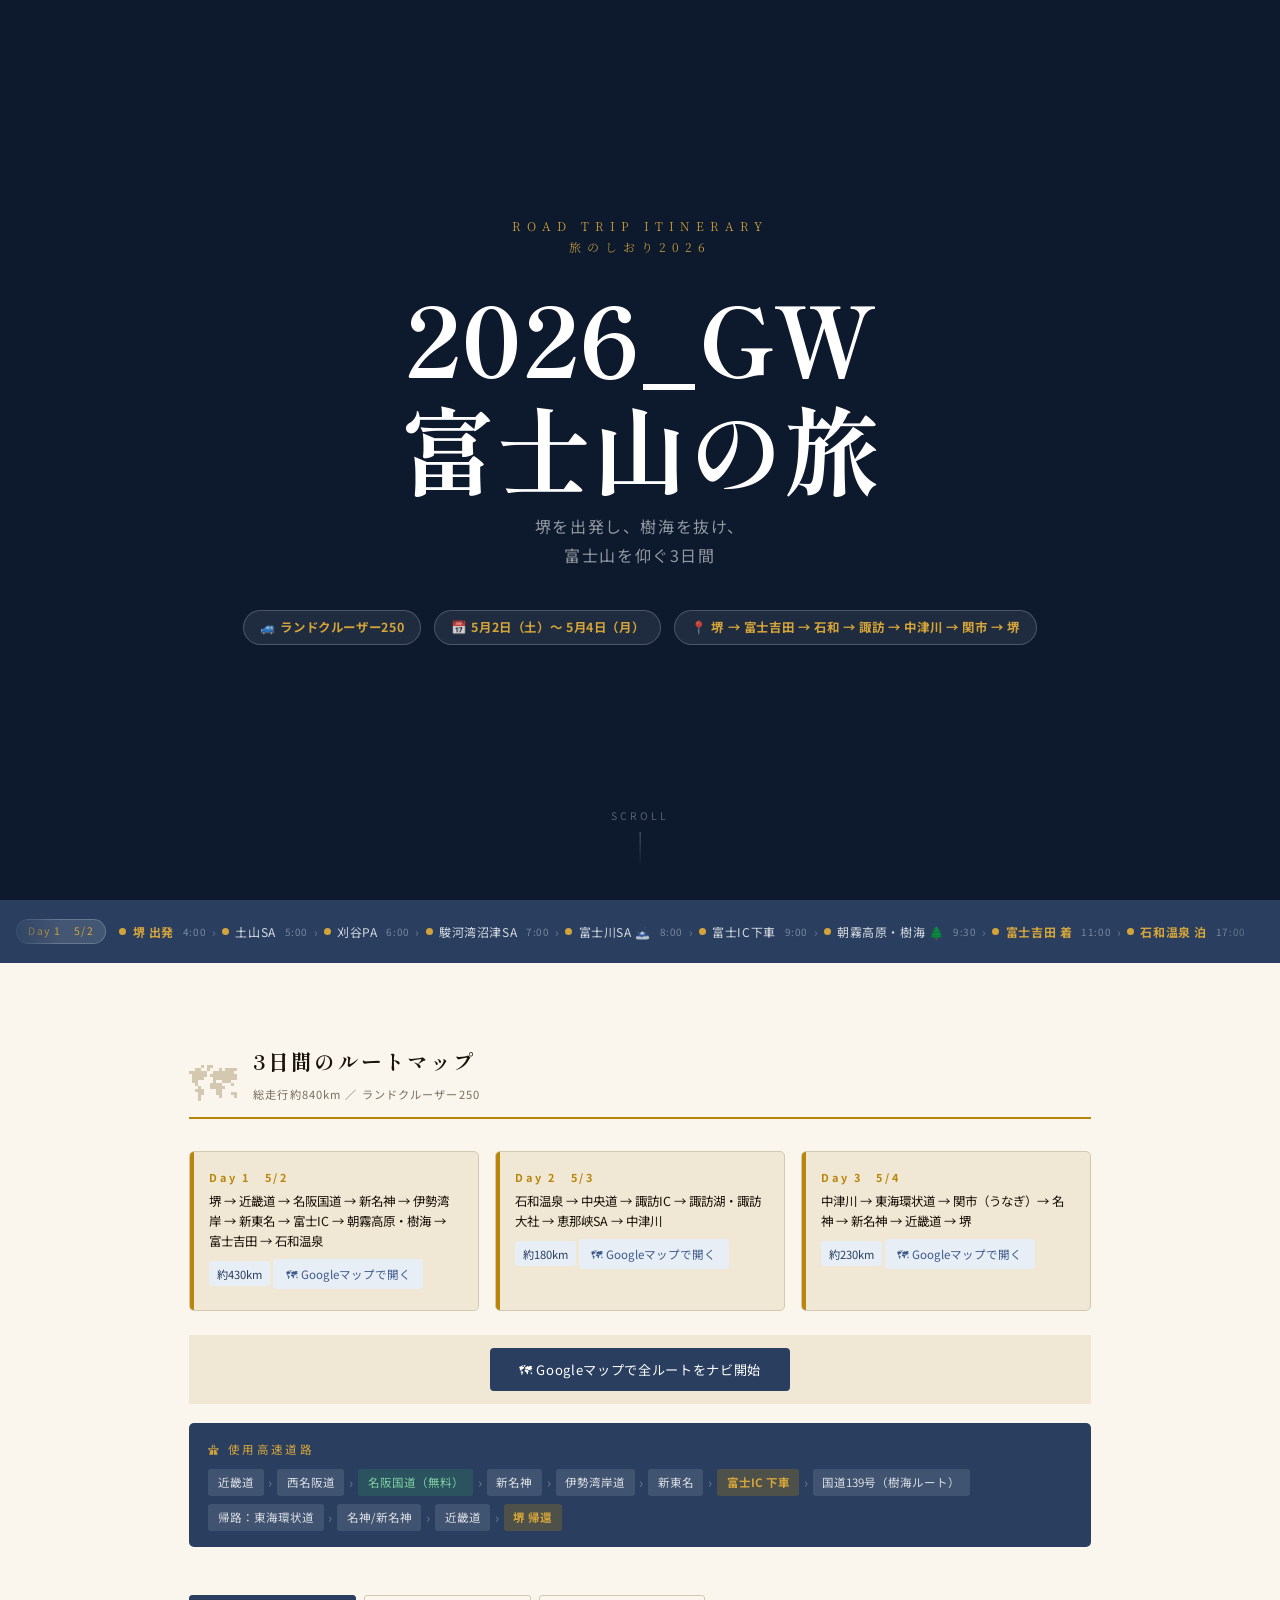
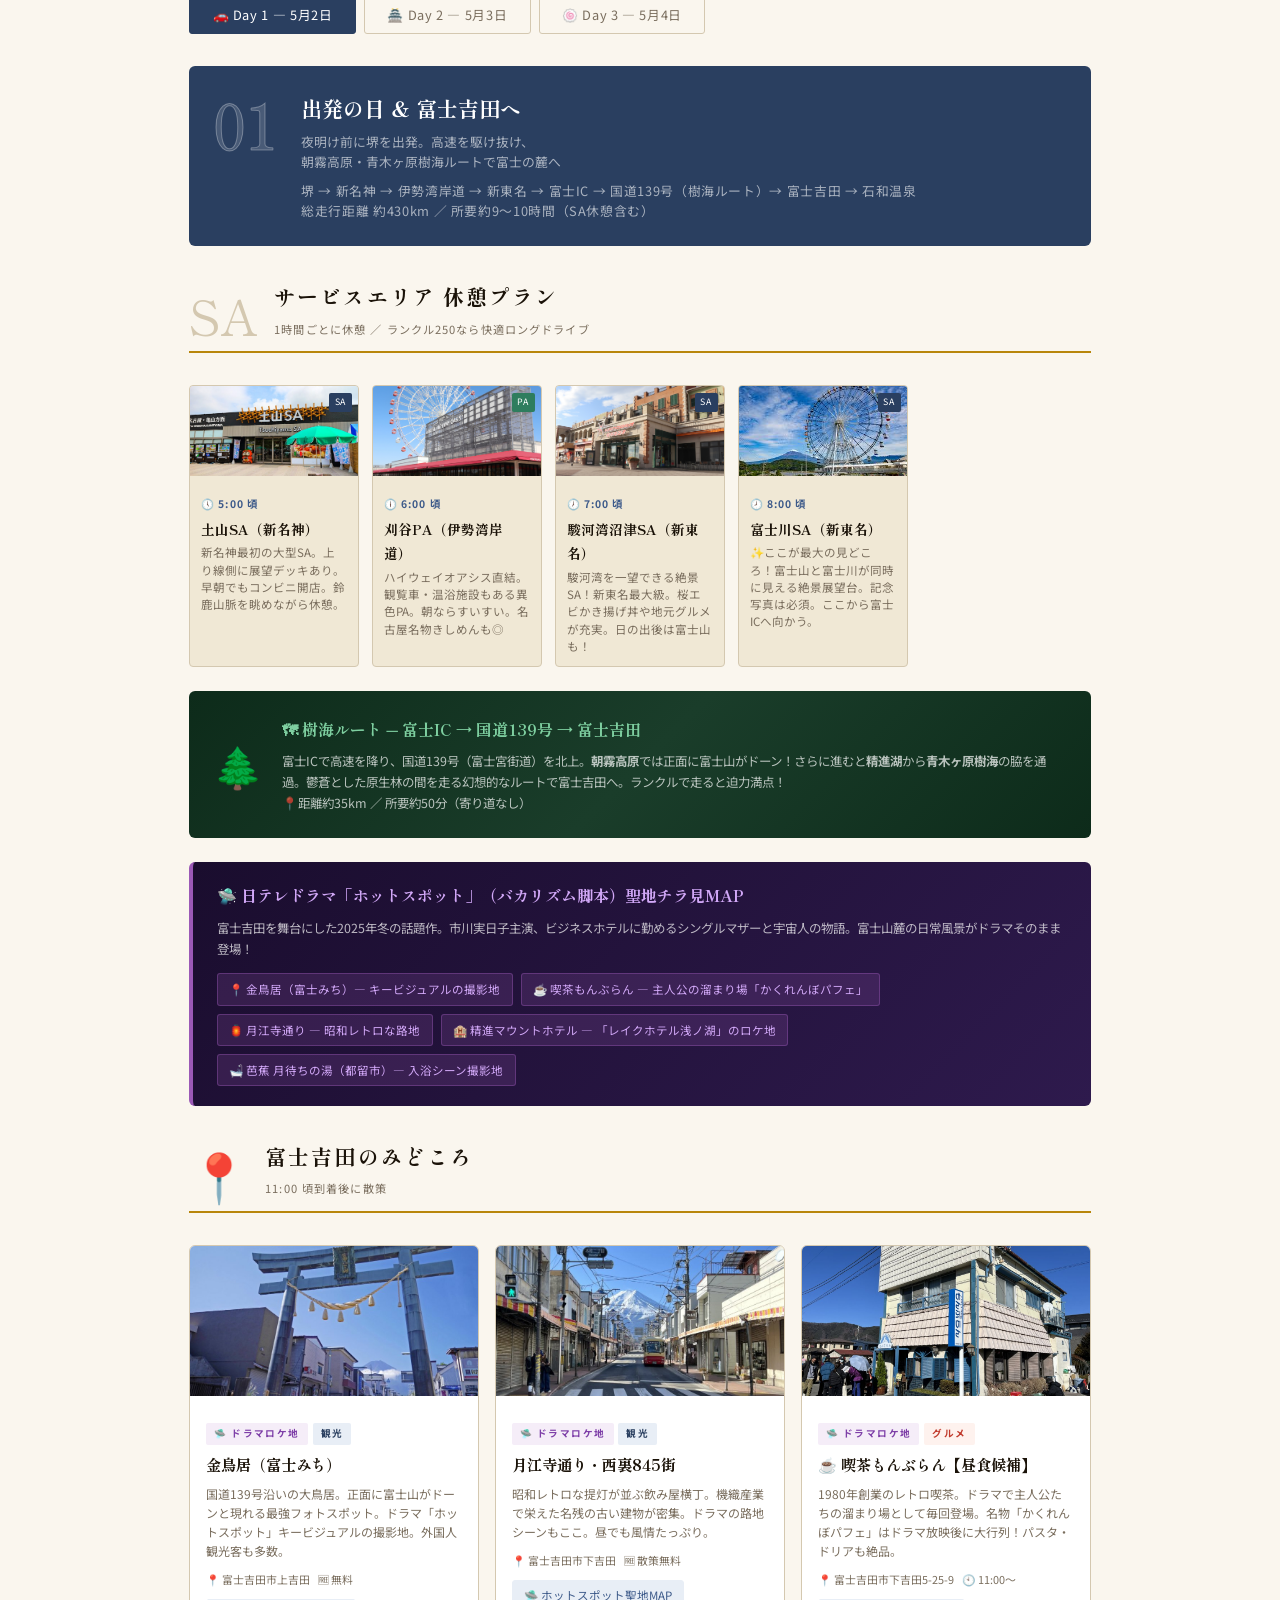
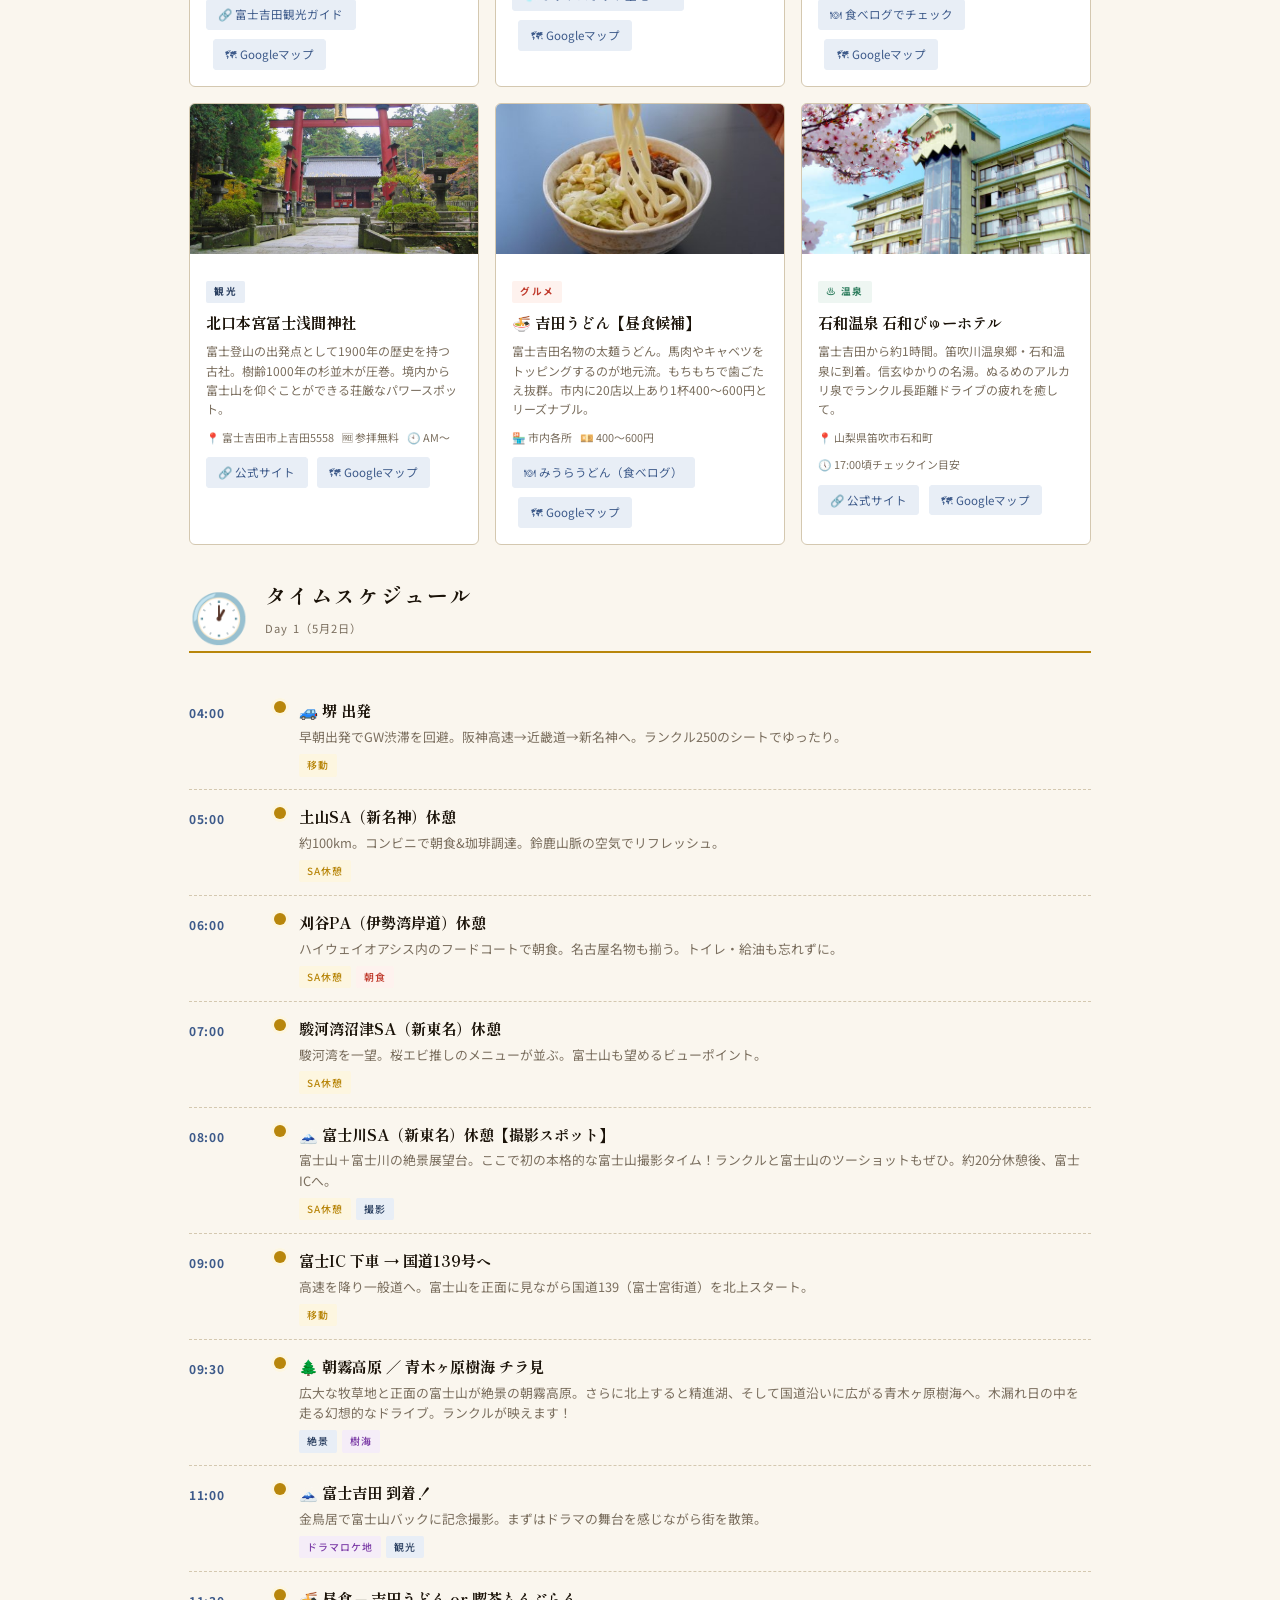
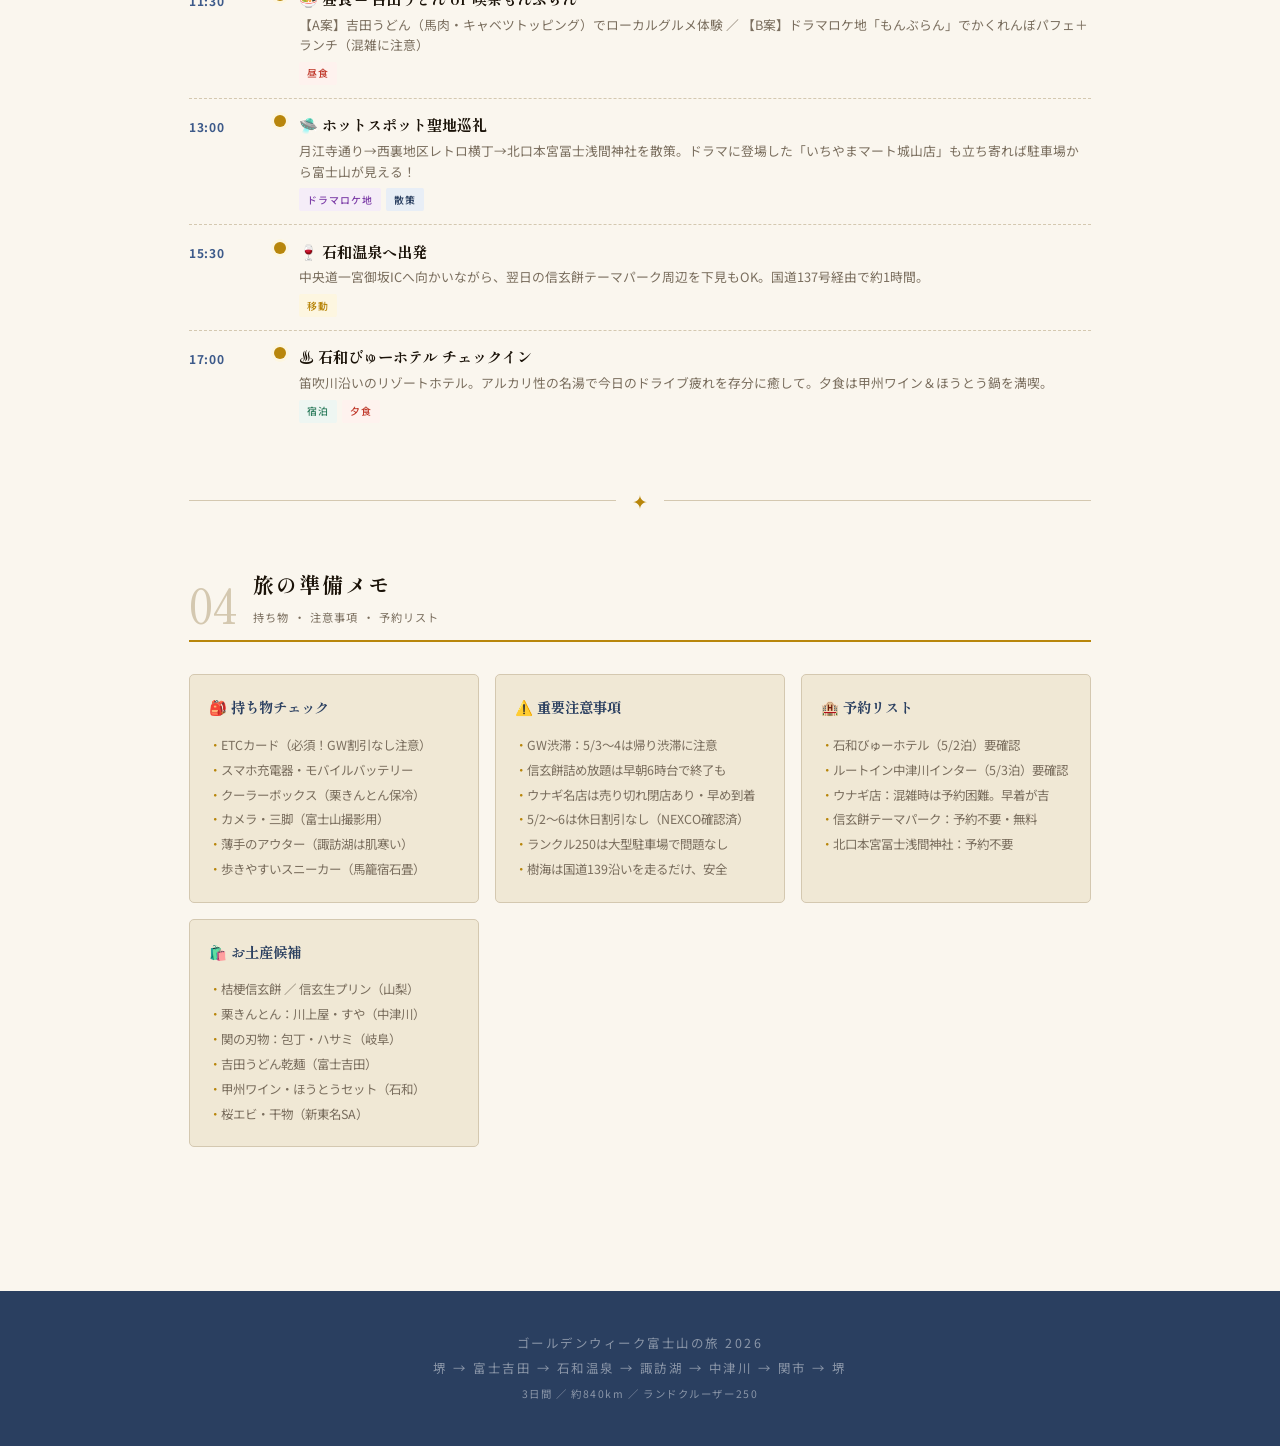
<file: index.html>
<!DOCTYPE html>
<html lang="ja">
<head>
<meta charset="UTF-8">
<meta name="viewport" content="width=device-width, initial-scale=1.0">
<title>旅のしおり 富士山ドライブ 2025</title>
<link rel="preconnect" href="https://fonts.googleapis.com">
<link href="https://fonts.googleapis.com/css2?family=Noto+Serif+JP:wght@300;400;700&family=Noto+Sans+JP:wght@300;400;500&family=Shippori+Mincho:wght@400;700&display=swap" rel="stylesheet">
<link rel="stylesheet" href="style.css">
</head>
<body>

<!-- ═══ HERO ═══ -->
<header class="hero">
  <div class="hero-img"></div>
  <div class="hero-overlay"></div>
  <div class="hero-body">
    <p class="hero-eyebrow">ROAD TRIP ITINERARY<br>旅のしおり2026</p>
    <h1 class="hero-title">2026_GW<br>富士山の旅</h1>
    <p class="hero-sub">堺を出発し、樹海を抜け、<br>富士山を仰ぐ3日間</p>
    <div class="hero-tags">
      <span class="hero-tag">🚙 <strong>ランドクルーザー250</strong></span>
      <span class="hero-tag">📅 <strong>5月2日（土）〜 5月4日（月）</strong></span>
      <span class="hero-tag">📍 <strong>堺 → 富士吉田 → 石和 → 諏訪 → 中津川 → 関市 → 堺</strong></span>
    </div>
  
  </div>
  <div class="scroll-hint">SCROLL</div>
</header>

<!-- ═══ ROUTE STRIP ═══ -->
<div class="route-strip">
  <div class="route-track">
    <!-- コンテンツを2回繰り返してシームレスループ -->
    <div class="route-inner" id="route-content">

      <span class="route-day-badge">Day 1　5/2</span>
      <div class="route-stop"><span class="route-stop-dot"></span><span class="route-stop-name highlight">堺 出発</span><span class="route-stop-time">4:00</span></div>
      <span class="route-arrow">›</span>
      <div class="route-stop"><span class="route-stop-dot"></span><span class="route-stop-name">土山SA</span><span class="route-stop-time">5:00</span></div>
      <span class="route-arrow">›</span>
      <div class="route-stop"><span class="route-stop-dot"></span><span class="route-stop-name">刈谷PA</span><span class="route-stop-time">6:00</span></div>
      <span class="route-arrow">›</span>
      <div class="route-stop"><span class="route-stop-dot"></span><span class="route-stop-name">駿河湾沼津SA</span><span class="route-stop-time">7:00</span></div>
      <span class="route-arrow">›</span>
      <div class="route-stop"><span class="route-stop-dot"></span><span class="route-stop-name">富士川SA 🗻</span><span class="route-stop-time">8:00</span></div>
      <span class="route-arrow">›</span>
      <div class="route-stop"><span class="route-stop-dot"></span><span class="route-stop-name">富士IC下車</span><span class="route-stop-time">9:00</span></div>
      <span class="route-arrow">›</span>
      <div class="route-stop"><span class="route-stop-dot"></span><span class="route-stop-name">朝霧高原・樹海 🌲</span><span class="route-stop-time">9:30</span></div>
      <span class="route-arrow">›</span>
      <div class="route-stop"><span class="route-stop-dot"></span><span class="route-stop-name highlight">富士吉田 着</span><span class="route-stop-time">11:00</span></div>
      <span class="route-arrow">›</span>
      <div class="route-stop"><span class="route-stop-dot"></span><span class="route-stop-name highlight">石和温泉 泊</span><span class="route-stop-time">17:00</span></div>

      <span class="route-sep">┊</span>

      <span class="route-day-badge">Day 2　5/3</span>
      <div class="route-stop"><span class="route-stop-dot"></span><span class="route-stop-name highlight">石和温泉 発</span><span class="route-stop-time">7:00</span></div>
      <span class="route-arrow">›</span>
      <div class="route-stop"><span class="route-stop-dot"></span><span class="route-stop-name">信玄餅テーマパーク 🍡</span><span class="route-stop-time">8:00</span></div>
      <span class="route-arrow">›</span>
      <div class="route-stop"><span class="route-stop-dot"></span><span class="route-stop-name">諏訪湖SA</span><span class="route-stop-time">12:00</span></div>
      <span class="route-arrow">›</span>
      <div class="route-stop"><span class="route-stop-dot"></span><span class="route-stop-name highlight">諏訪大社 ⛩</span><span class="route-stop-time">13:30</span></div>
      <span class="route-arrow">›</span>
      <div class="route-stop"><span class="route-stop-dot"></span><span class="route-stop-name">恵那峡SA</span><span class="route-stop-time">16:30</span></div>
      <span class="route-arrow">›</span>
      <div class="route-stop"><span class="route-stop-dot"></span><span class="route-stop-name highlight">馬籠宿 🏯</span><span class="route-stop-time">17:00</span></div>
      <span class="route-arrow">›</span>
      <div class="route-stop"><span class="route-stop-dot"></span><span class="route-stop-name highlight">中津川 泊</span><span class="route-stop-time">18:30</span></div>

      <span class="route-sep">┊</span>

      <span class="route-day-badge">Day 3　5/4</span>
      <div class="route-stop"><span class="route-stop-dot"></span><span class="route-stop-name highlight">中津川 発</span><span class="route-stop-time">7:30</span></div>
      <span class="route-arrow">›</span>
      <div class="route-stop"><span class="route-stop-dot"></span><span class="route-stop-name">東海環状道</span><span class="route-stop-time">8:30</span></div>
      <span class="route-arrow">›</span>
      <div class="route-stop"><span class="route-stop-dot"></span><span class="route-stop-name highlight">関市 うなぎ 🍥</span><span class="route-stop-time">11:00</span></div>
      <span class="route-arrow">›</span>
      <div class="route-stop"><span class="route-stop-dot"></span><span class="route-stop-name">土山SA</span><span class="route-stop-time">15:00</span></div>
      <span class="route-arrow">›</span>
      <div class="route-stop"><span class="route-stop-dot"></span><span class="route-stop-name highlight">堺 帰還 🏠</span><span class="route-stop-time">17:00</span></div>

      <span class="route-sep" style="margin-right:3rem">　</span>

    </div><!-- /route-inner 1回目 -->
  </div><!-- /route-track -->
</div>

<main>

<!-- ═══════════════ ROUTE MAP ═══════════════ -->
<section style="margin-bottom:3rem;padding-top:2rem">
  <div class="sec-head">
    <span class="sec-num">🗺</span>
    <h2 class="sec-title">3日間のルートマップ<small>総走行約840km ／ ランドクルーザー250</small></h2>
  </div>

  <!-- ルート概要バッジ -->
  <div class="map-route-row">
    <div class="map-day-badge">
      <span class="mdb-label">Day 1　5/2</span>
      <span class="mdb-route">堺 → 近畿道 → 名阪国道 → 新名神 → 伊勢湾岸 → 新東名 → 富士IC → 朝霧高原・樹海 → 富士吉田 → 石和温泉</span>
      <span class="mdb-km">約430km</span>
      <a class="mdb-maplink" href="https://www.google.com/maps/dir/堺市,大阪府/天理IC,奈良県/亀山JCT,三重県/富士吉田市,山梨県/笛吹市石和,山梨県" target="_blank">🗺 Googleマップで開く</a>
    </div>
    <div class="map-day-badge">
      <span class="mdb-label">Day 2　5/3</span>
      <span class="mdb-route">石和温泉 → 中央道 → 諏訪IC → 諏訪湖・諏訪大社 → 恵那峡SA → 中津川</span>
      <span class="mdb-km">約180km</span>
      <a class="mdb-maplink" href="https://www.google.com/maps/dir/笛吹市石和,山梨県/諏訪市,長野県/中津川市,岐阜県" target="_blank">🗺 Googleマップで開く</a>
    </div>
    <div class="map-day-badge">
      <span class="mdb-label">Day 3　5/4</span>
      <span class="mdb-route">中津川 → 東海環状道 → 関市（うなぎ）→ 名神 → 新名神 → 近畿道 → 堺</span>
      <span class="mdb-km">約230km</span>
      <a class="mdb-maplink" href="https://www.google.com/maps/dir/中津川市,岐阜県/関市,岐阜県/堺市,大阪府" target="_blank">🗺 Googleマップで開く</a>
    </div>
  </div>

  <!-- Google Maps 埋め込み（全ルート） -->
  <!-- Googleマップ ナビ開始ボタン -->
  <div class="map-open-btn-wrap" style="margin-bottom:1.2rem">
    <a class="map-open-btn" href="https://www.google.com/maps/dir/堺市,大阪府/天理IC/亀山JCT,三重県/富士吉田市,山梨県/笛吹市石和,山梨県/諏訪市,長野県/中津川市,岐阜県/関市,岐阜県/堺市,大阪府" target="_blank">
      🗺 Googleマップで全ルートをナビ開始
    </a>
  </div>

  <!-- 高速道路メモ -->
  <div class="highway-memo">
    <div class="hw-title">🛣 使用高速道路</div>
    <div class="hw-list">
      <span class="hw-item">近畿道</span>
      <span class="hw-arrow">›</span>
      <span class="hw-item">西名阪道</span>
      <span class="hw-arrow">›</span>
      <span class="hw-item free">名阪国道（無料）</span>
      <span class="hw-arrow">›</span>
      <span class="hw-item">新名神</span>
      <span class="hw-arrow">›</span>
      <span class="hw-item">伊勢湾岸道</span>
      <span class="hw-arrow">›</span>
      <span class="hw-item">新東名</span>
      <span class="hw-arrow">›</span>
      <span class="hw-item highlight">富士IC 下車</span>
      <span class="hw-arrow">›</span>
      <span class="hw-item">国道139号（樹海ルート）</span>
    </div>
    <div class="hw-list" style="margin-top:.5rem">
      <span class="hw-item">帰路：東海環状道</span>
      <span class="hw-arrow">›</span>
      <span class="hw-item">名神/新名神</span>
      <span class="hw-arrow">›</span>
      <span class="hw-item">近畿道</span>
      <span class="hw-arrow">›</span>
      <span class="hw-item highlight">堺 帰還</span>
    </div>
  </div>
</section>

<!-- ═══════════════ DAY TABS ═══════════════ -->
<div class="day-tabs" style="margin-top:2rem">
  <button class="day-tab active" onclick="showDay(0)">🚗 Day 1 — 5月2日</button>
  <button class="day-tab" onclick="showDay(1)">🏯 Day 2 — 5月3日</button>
  <button class="day-tab" onclick="showDay(2)">🍥 Day 3 — 5月4日</button>
</div>

<!-- ══════════════════════════════════════════════════
     DAY 1
══════════════════════════════════════════════════ -->
<div class="day-panel active" id="day-0">
  <div class="day-hdr">
    <span class="day-hdr-num">01</span>
    <div class="day-hdr-info">
      <h3>出発の日 ＆ 富士吉田へ</h3>
      <p>夜明け前に堺を出発。高速を駆け抜け、<br>朝霧高原・青木ヶ原樹海ルートで富士の麓へ</p>
      <p class="day-hdr-route">堺 → 新名神 → 伊勢湾岸道 → 新東名 → 富士IC → 国道139号（樹海ルート）→ 富士吉田 → 石和温泉<br>総走行距離 約430km ／ 所要約9〜10時間（SA休憩含む）</p>
    </div>
  </div>

  <!-- SA STOPS -->
  <div class="sec-head" style="margin-top:0">
    <span class="sec-num">SA</span>
    <div>
      <h2 class="sec-title">サービスエリア 休憩プラン<small>1時間ごとに休憩 ／ ランクル250なら快適ロングドライブ</small></h2>
    </div>
  </div>
  <div class="sa-grid">
    <div class="sa-card">
      <img class="sa-card-img" src="e-tsuchiyamaSA.jpg" alt="土山SA">
      <div class="sa-card-body">
        <span class="sa-card-time">🕔 5:00 頃</span>
        <span class="sa-card-name">土山SA（新名神）</span>
        <p class="sa-card-tip">新名神最初の大型SA。上り線側に展望デッキあり。早朝でもコンビニ開店。鈴鹿山脈を眺めながら休憩。</p>
      </div>
    </div>
    <div class="sa-card pa">
      <img class="sa-card-img" src="kariyapa.jpg" alt="刈谷PA">
      <div class="sa-card-body">
        <span class="sa-card-time">🕕 6:00 頃</span>
        <span class="sa-card-name">刈谷PA（伊勢湾岸道）</span>
        <p class="sa-card-tip">ハイウェイオアシス直結。観覧車・温浴施設もある異色PA。朝ならすいすい。名古屋名物きしめんも◎</p>
      </div>
    </div>
    <div class="sa-card">
      <img class="sa-card-img" src="surugawannumazusa.jpg" alt="駿河湾沼津SA">
      <div class="sa-card-body">
        <span class="sa-card-time">🕖 7:00 頃</span>
        <span class="sa-card-name">駿河湾沼津SA（新東名）</span>
        <p class="sa-card-tip">駿河湾を一望できる絶景SA！新東名最大級。桜エビかき揚げ丼や地元グルメが充実。日の出後は富士山も！</p>
      </div>
    </div>
    <div class="sa-card">
      <img class="sa-card-img" src="fujigawasa.jpg" alt="富士川SA">
      <div class="sa-card-body">
        <span class="sa-card-time">🕗 8:00 頃</span>
        <span class="sa-card-name">富士川SA（新東名）</span>
        <p class="sa-card-tip">✨ここが最大の見どころ！富士山と富士川が同時に見える絶景展望台。記念写真は必須。ここから富士ICへ向かう。</p>
      </div>
    </div>
  </div>

  <!-- JUKAI BANNER -->
  <div class="jukai-banner">
    <div class="jukai-icon">🌲</div>
    <div class="jukai-body">
      <h4>🗺 樹海ルート ─ 富士IC → 国道139号 → 富士吉田</h4>
      <p>富士ICで高速を降り、国道139号（富士宮街道）を北上。<strong>朝霧高原</strong>では正面に富士山がドーン！さらに進むと<strong>精進湖</strong>から<strong>青木ヶ原樹海</strong>の脇を通過。鬱蒼とした原生林の間を走る幻想的なルートで富士吉田へ。ランクルで走ると迫力満点！<br>📍距離約35km ／ 所要約50分（寄り道なし）</p>
    </div>
  </div>

  <!-- DRAMA BANNER -->
  <div class="drama-banner">
    <h4>🛸 日テレドラマ「ホットスポット」（バカリズム脚本）聖地チラ見MAP</h4>
    <p>富士吉田を舞台にした2025年冬の話題作。市川実日子主演、ビジネスホテルに勤めるシングルマザーと宇宙人の物語。富士山麓の日常風景がドラマそのまま登場！</p>
    <div class="drama-spots">
      <span class="drama-spot">📍 金鳥居（富士みち）— キービジュアルの撮影地</span>
      <span class="drama-spot">☕ 喫茶もんぶらん — 主人公の溜まり場「かくれんぼパフェ」</span>
      <span class="drama-spot">🏮 月江寺通り — 昭和レトロな路地</span>
      <span class="drama-spot">🏨 精進マウントホテル — 「レイクホテル浅ノ湖」のロケ地</span>
      <span class="drama-spot">🛁 芭蕉 月待ちの湯（都留市）— 入浴シーン撮影地</span>
    </div>
  </div>

  <!-- SPOT CARDS DAY 1 -->
  <div class="sec-head" style="margin-top:2rem">
    <span class="sec-num">📍</span>
    <h2 class="sec-title">富士吉田のみどころ<small>11:00 頃到着後に散策</small></h2>
  </div>
  <div class="spot-grid">
    <div class="spot-card">
      <img class="spot-img" src="kintoriitofujisan.jpg" alt="金鳥居と富士山">
      <div class="spot-body">
        <span class="spot-badge badge-drama">🛸 ドラマロケ地</span><span class="spot-badge badge-sight" style="margin-left:.3rem">観光</span>
        <h4>金鳥居（富士みち）</h4>
        <p>国道139号沿いの大鳥居。正面に富士山がドーンと現れる最強フォトスポット。ドラマ「ホットスポット」キービジュアルの撮影地。外国人観光客も多数。</p>
        <div class="spot-meta"><span>📍 富士吉田市上吉田</span><span>🆓 無料</span></div><a class="spot-link" href="https://fujiyoshida.net/spot/24" target="_blank">🔗 富士吉田観光ガイド</a>
        <a class="spot-link" href="https://www.google.com/maps/search/?api=1&query=金鳥居+富士吉田市上吉田" target="_blank" style="margin-left:.4rem">🗺 Googleマップ</a>
      </div>
    </div>
    <div class="spot-card">
      <img class="spot-img" src="fujiyoshidaretoro.jpg" alt="富士吉田レトロ商店街">
      <div class="spot-body">
        <span class="spot-badge badge-drama">🛸 ドラマロケ地</span><span class="spot-badge badge-sight" style="margin-left:.3rem">観光</span>
        <h4>月江寺通り・西裏845街</h4>
        <p>昭和レトロな提灯が並ぶ飲み屋横丁。機織産業で栄えた名残の古い建物が密集。ドラマの路地シーンもここ。昼でも風情たっぷり。</p>
        <div class="spot-meta"><span>📍 富士吉田市下吉田</span><span>🆓 散策無料</span></div><a class="spot-link" href="https://fujiyoshida.net/feature/hotspot/hotspot" target="_blank">🛸 ホットスポット聖地MAP</a>
        <a class="spot-link" href="https://www.google.com/maps/search/?api=1&query=月江寺通り+富士吉田市下吉田" target="_blank" style="margin-left:.4rem">🗺 Googleマップ</a>
      </div>
    </div>
    <div class="spot-card">
      <img class="spot-img" src="monburan.jpg" alt="喫茶もんぶらん">
      <div class="spot-body">
        <span class="spot-badge badge-drama">🛸 ドラマロケ地</span><span class="spot-badge badge-food" style="margin-left:.3rem">グルメ</span>
        <h4>☕ 喫茶もんぶらん【昼食候補】</h4>
        <p>1980年創業のレトロ喫茶。ドラマで主人公たちの溜まり場として毎回登場。名物「かくれんぼパフェ」はドラマ放映後に大行列！パスタ・ドリアも絶品。</p>
        <div class="spot-meta"><span>📍 富士吉田市下吉田5-25-9</span><span>🕙 11:00〜</span></div><a class="spot-link" href="https://tabelog.com/yamanashi/A1903/A190302/19007897/" target="_blank">🍽 食べログでチェック</a>
        <a class="spot-link" href="https://www.google.com/maps/search/?api=1&query=喫茶もんぶらん+富士吉田" target="_blank" style="margin-left:.4rem">🗺 Googleマップ</a>
      </div>
    </div>
    <div class="spot-card">
      <img class="spot-img" src="kitaguchihonnguufujiasamajinjya.jpg" alt="北口本宮冨士浅間神社">
      <div class="spot-body">
        <span class="spot-badge badge-sight">観光</span>
        <h4>北口本宮冨士浅間神社</h4>
        <p>富士登山の出発点として1900年の歴史を持つ古社。樹齢1000年の杉並木が圧巻。境内から富士山を仰ぐことができる荘厳なパワースポット。</p>
        <div class="spot-meta"><span>📍 富士吉田市上吉田5558</span><span>🆓 参拝無料</span><span>🕙 AM〜</span></div><a class="spot-link" href="https://sengenjinja.jp/" target="_blank">🔗 公式サイト</a>
        <a class="spot-link" href="https://www.google.com/maps/search/?api=1&query=北口本宮冨士浅間神社+富士吉田" target="_blank" style="margin-left:.4rem">🗺 Googleマップ</a>
      </div>
    </div>
    <div class="spot-card">
      <img class="spot-img" src="yoshidaudon.jpg" alt="吉田うどん">
      <div class="spot-body">
        <span class="spot-badge badge-food">グルメ</span>
        <h4>🍜 吉田うどん【昼食候補】</h4>
        <p>富士吉田名物の太麺うどん。馬肉やキャベツをトッピングするのが地元流。もちもちで歯ごたえ抜群。市内に20店以上あり1杯400〜600円とリーズナブル。</p>
        <div class="spot-meta"><span>🏪 市内各所</span><span>💴 400〜600円</span></div><a class="spot-link" href="https://tabelog.com/yamanashi/A1903/A190301/19000359/" target="_blank">🍽 みうらうどん（食べログ）</a>
        <a class="spot-link" href="https://www.google.com/maps/search/?api=1&query=みうらうどん+富士吉田市" target="_blank" style="margin-left:.4rem">🗺 Googleマップ</a>
      </div>
    </div>
    <div class="spot-card">
      <img class="spot-img" src="isawa.jpg" alt="石和温泉">
      <div class="spot-body">
        <span class="spot-badge badge-onsen">♨️ 温泉</span>
        <h4>石和温泉 石和びゅーホテル</h4>
        <p>富士吉田から約1時間。笛吹川温泉郷・石和温泉に到着。信玄ゆかりの名湯。ぬるめのアルカリ泉でランクル長距離ドライブの疲れを癒して。</p>
        <div class="spot-meta"><span>📍 山梨県笛吹市石和町</span><span>🕔 17:00頃チェックイン目安</span></div><a class="spot-link" href="https://i-view.jp/" target="_blank">🔗 公式サイト</a>
        <a class="spot-link" href="https://www.google.com/maps/search/?api=1&query=石和びゅーホテル+笛吹市石和町" target="_blank" style="margin-left:.4rem">🗺 Googleマップ</a>
      </div>
    </div>
  </div>

  <!-- SCHEDULE DAY 1 -->
  <div class="sec-head">
    <span class="sec-num">🕐</span>
    <h2 class="sec-title">タイムスケジュール<small>Day 1（5月2日）</small></h2>
  </div>
  <ul class="schedule">
    <li class="sch-item"><span class="sch-time">04:00</span><span class="sch-dot"></span><div class="sch-body"><h4>🚙 堺 出発</h4><p>早朝出発でGW渋滞を回避。阪神高速→近畿道→新名神へ。ランクル250のシートでゆったり。</p><div class="sch-tags"><span class="tag t-move">移動</span></div></div></li>
    <li class="sch-item"><span class="sch-time">05:00</span><span class="sch-dot"></span><div class="sch-body"><h4>土山SA（新名神）休憩</h4><p>約100km。コンビニで朝食&珈琲調達。鈴鹿山脈の空気でリフレッシュ。</p><div class="sch-tags"><span class="tag t-move">SA休憩</span></div></div></li>
    <li class="sch-item"><span class="sch-time">06:00</span><span class="sch-dot"></span><div class="sch-body"><h4>刈谷PA（伊勢湾岸道）休憩</h4><p>ハイウェイオアシス内のフードコートで朝食。名古屋名物も揃う。トイレ・給油も忘れずに。</p><div class="sch-tags"><span class="tag t-move">SA休憩</span><span class="tag t-food">朝食</span></div></div></li>
    <li class="sch-item"><span class="sch-time">07:00</span><span class="sch-dot"></span><div class="sch-body"><h4>駿河湾沼津SA（新東名）休憩</h4><p>駿河湾を一望。桜エビ推しのメニューが並ぶ。富士山も望めるビューポイント。</p><div class="sch-tags"><span class="tag t-move">SA休憩</span></div></div></li>
    <li class="sch-item"><span class="sch-time">08:00</span><span class="sch-dot"></span><div class="sch-body"><h4>🗻 富士川SA（新東名）休憩【撮影スポット】</h4><p>富士山＋富士川の絶景展望台。ここで初の本格的な富士山撮影タイム！ランクルと富士山のツーショットもぜひ。約20分休憩後、富士ICへ。</p><div class="sch-tags"><span class="tag t-move">SA休憩</span><span class="tag t-sight">撮影</span></div></div></li>
    <li class="sch-item"><span class="sch-time">09:00</span><span class="sch-dot"></span><div class="sch-body"><h4>富士IC 下車 → 国道139号へ</h4><p>高速を降り一般道へ。富士山を正面に見ながら国道139（富士宮街道）を北上スタート。</p><div class="sch-tags"><span class="tag t-move">移動</span></div></div></li>
    <li class="sch-item"><span class="sch-time">09:30</span><span class="sch-dot"></span><div class="sch-body"><h4>🌲 朝霧高原 ／ 青木ヶ原樹海 チラ見</h4><p>広大な牧草地と正面の富士山が絶景の朝霧高原。さらに北上すると精進湖、そして国道沿いに広がる青木ヶ原樹海へ。木漏れ日の中を走る幻想的なドライブ。ランクルが映えます！</p><div class="sch-tags"><span class="tag t-sight">絶景</span><span class="tag t-drama">樹海</span></div></div></li>
    <li class="sch-item"><span class="sch-time">11:00</span><span class="sch-dot"></span><div class="sch-body"><h4>🗻 富士吉田 到着！</h4><p>金鳥居で富士山バックに記念撮影。まずはドラマの舞台を感じながら街を散策。</p><div class="sch-tags"><span class="tag t-drama">ドラマロケ地</span><span class="tag t-sight">観光</span></div></div></li>
    <li class="sch-item"><span class="sch-time">11:30</span><span class="sch-dot"></span><div class="sch-body"><h4>🍜 昼食 ─ 吉田うどん or 喫茶もんぶらん</h4><p>【A案】吉田うどん（馬肉・キャベツトッピング）でローカルグルメ体験 ／ 【B案】ドラマロケ地「もんぶらん」でかくれんぼパフェ＋ランチ（混雑に注意）</p><div class="sch-tags"><span class="tag t-food">昼食</span></div></div></li>
    <li class="sch-item"><span class="sch-time">13:00</span><span class="sch-dot"></span><div class="sch-body"><h4>🛸 ホットスポット聖地巡礼</h4><p>月江寺通り→西裏地区レトロ横丁→北口本宮冨士浅間神社を散策。ドラマに登場した「いちやまマート城山店」も立ち寄れば駐車場から富士山が見える！</p><div class="sch-tags"><span class="tag t-drama">ドラマロケ地</span><span class="tag t-sight">散策</span></div></div></li>
    <li class="sch-item"><span class="sch-time">15:30</span><span class="sch-dot"></span><div class="sch-body"><h4>🍷 石和温泉へ出発</h4><p>中央道一宮御坂ICへ向かいながら、翌日の信玄餅テーマパーク周辺を下見もOK。国道137号経由で約1時間。</p><div class="sch-tags"><span class="tag t-move">移動</span></div></div></li>
    <li class="sch-item"><span class="sch-time">17:00</span><span class="sch-dot"></span><div class="sch-body"><h4>♨️ 石和びゅーホテル チェックイン</h4><p>笛吹川沿いのリゾートホテル。アルカリ性の名湯で今日のドライブ疲れを存分に癒して。夕食は甲州ワイン＆ほうとう鍋を満喫。</p><div class="sch-tags"><span class="tag t-hotel">宿泊</span><span class="tag t-food">夕食</span></div></div></li>
  </ul>
</div><!-- /day-0 -->

<!-- ══════════════════════════════════════════════════
     DAY 2
══════════════════════════════════════════════════ -->
<div class="day-panel" id="day-1">
  <div class="day-hdr">
    <span class="day-hdr-num">02</span>
    <div class="day-hdr-info">
      <h3>信玄餅 ＆ 諏訪湖 ＆ 中津川へ</h3>
      <p>山梨の銘菓テーマパークから信州諏訪湖へ。<br>そして中山道の宿場町・中津川へ南下。</p>
      <p class="day-hdr-route">石和温泉 → 信玄餅テーマパーク → 中央道 → 諏訪湖SA →（諏訪市内観光）→ 中央道 → 恵那峡SA → 中津川<br>総走行距離 約180km</p>
    </div>
  </div>

  <div class="spot-grid">
    <div class="spot-card">
      <img class="spot-img" src="shingenmochi.jpg" alt="信玄餅テーマパーク">
      <div class="spot-body">
        <span class="spot-badge badge-sweet">🍡 スイーツ</span>
        <h4>桔梗信玄餅工場テーマパーク【午前】</h4>
        <p>山梨の銘菓「桔梗信玄餅」の製造工場を無料見学。1日12万個をスタッフが6秒で手包みする職人技は必見！<br><strong style="color:#c0392b">⚠️ 詰め放題の整理券は早朝6〜8時に配布終了します。ホテルを早めに出発して！</strong><br>詰め放題220円でお菓子を袋に詰め放題。信玄ソフト（きな粉＋黒蜜）も絶品。</p>
        <div class="spot-meta"><span>📍 笛吹市一宮町坪井1928</span><span>🕙 工場見学9:00〜16:00</span><span>🆓 入場無料</span><span>🚗 中央道一宮御坂ICから5分</span></div><a class="spot-link" href="https://themepark.kikyouya.co.jp/" target="_blank">🔗 公式サイト</a>
        <a class="spot-link" href="https://www.google.com/maps/search/?api=1&query=桔梗信玄餅テーマパーク+笛吹市一宮町坪井" target="_blank" style="margin-left:.4rem">🗺 Googleマップ</a>
      </div>
    </div>
    <div class="spot-card">
      <img class="spot-img" src="suwako.jpg" alt="諏訪湖">
      <div class="spot-body">
        <span class="spot-badge badge-sight">観光</span>
        <h4>諏訪湖 ＆ 諏訪大社（上社・下社）</h4>
        <p>日本最古の神社のひとつ・諏訪大社と、信州随一の景勝地・諏訪湖を観光。諏訪湖SAからは湖と山並みの絶景パノラマが楽しめる。片倉館の千人風呂（日帰り温泉）も人気。</p>
        <div class="spot-meta"><span>📍 長野県諏訪市・諏訪郡</span><span>💴 諏訪大社参拝無料</span></div><a class="spot-link" href="https://suwataisha.or.jp/" target="_blank">🔗 諏訪大社公式</a>
        <a class="spot-link" href="https://www.google.com/maps/search/?api=1&query=諏訪大社+諏訪市" target="_blank" style="margin-left:.4rem">🗺 Googleマップ</a>
      </div>
    </div>
    <div class="spot-card">
      <img class="spot-img" src="soba_kosaka.jpg" alt="そばごころ小坂">
      <div class="spot-body">
        <span class="spot-badge badge-food">グルメ</span><span class="spot-badge badge-sight" style="margin-left:.3rem">昼食候補①</span>
        <h4>🍜 そばごころ 小坂（★3.55）</h4>
        <p>諏訪そばランキング1位の手打ち蕎麦店。八ヶ岳そば・田舎そば・十割そばの3種から選べる。天ぷらと合鴨ロースト、地酒「真澄」も絶品。上諏訪駅から徒歩3分。<br><strong style="color:#c0392b">⚠️ 予約不可・人気店のため早めに到着を</strong></p>
        <div class="spot-meta"><span>📍 諏訪市大手2-1-8</span><span>🕙 11:30〜14:30</span><span>💴 ¥1,000〜1,999</span><span>🚫 定休：木曜</span></div>
        <a class="spot-link" href="https://tabelog.com/nagano/A2004/A200404/20002092/" target="_blank">🍽 食べログ（★3.55）</a>
        <a class="spot-link" href="https://www.google.com/maps/search/?api=1&query=そばごころ小坂+諏訪市大手2-1-8" target="_blank" style="margin-left:.4rem">🗺 Googleマップ</a>
      </div>
    </div>
    <div class="spot-card">
      <img class="spot-img" src="soba_tomi.jpg" alt="登美本店">
      <div class="spot-body">
        <span class="spot-badge badge-food">グルメ</span><span class="spot-badge badge-sight" style="margin-left:.3rem">昼食候補②</span>
        <h4>🍜 登美 本店（とみ）（★3.36）</h4>
        <p>諏訪湖を一望できる高台の絶景蕎麦店。窓際席からの眺めが圧巻。天おろし蕎麦・天せいろが人気。ランクルで行ける駐車場完備。予約可なのでGWは事前に電話を。<br>📞 0266-53-2318</p>
        <div class="spot-meta"><span>📍 諏訪市大字上諏訪立石町10318-1</span><span>🕙 11:00〜14:30</span><span>💴 ¥1,000〜2,999</span><span>🚫 定休：木曜</span></div>
        <a class="spot-link" href="https://tabelog.com/nagano/A2004/A200404/20000126/" target="_blank">🍽 食べログ（★3.36）</a>
        <a class="spot-link" href="https://www.google.com/maps/search/?api=1&query=登美本店+諏訪市立石町10318-1" target="_blank" style="margin-left:.4rem">🗺 Googleマップ</a>
        <a class="spot-link" href="http://www.tamatebako.ne.jp/tomi/" target="_blank" style="margin-left:.4rem">🔗 公式サイト</a>
      </div>
    </div>
    <div class="spot-card">
      <img class="spot-img" src="enakyo.jpg" alt="恵那峡SA">
      <div class="spot-body">
        <span class="spot-badge badge-sight">絶景SA</span>
        <h4>恵那峡SA（中央道）</h4>
        <p>大井ダムと恵那山が見える絶景SA。展望台あり。岐阜名物「飛騨牛コロッケ」「栗あわせ」が名物。恵那山トンネル（8.5km・全国6位の長さ）通過前の休憩にも最適。</p>
        <div class="spot-meta"><span>📍 中央道 下り</span><span>🕐 中津川まで20分</span></div>
      </div>
    </div>
    <div class="spot-card">
      <img class="spot-img" src="magome.jpg" alt="馬籠宿">
      <div class="spot-body">
        <span class="spot-badge badge-sight">観光</span>
        <h4>中津川 ─ 馬籠宿（中山道）</h4>
        <p>中山道の宿場町として石畳の坂道が続く馬籠宿。島崎藤村の出身地でもあり文学の里。五平餅・栗きんとんの老舗が軒を連ねる。ランクルで宿場町の雰囲気を楽しんで。</p>
        <div class="spot-meta"><span>📍 中津川市馬籠</span><span>🆓 散策無料</span><span>🕐 中津川ICから20分</span></div><a class="spot-link" href="https://www.kiso-magome.com/" target="_blank">🔗 馬籠宿公式</a>
        <a class="spot-link" href="https://www.google.com/maps/search/?api=1&query=馬籠宿+中津川市" target="_blank" style="margin-left:.4rem">🗺 Googleマップ</a>
      </div>
    </div>
    <div class="spot-card">
      <img class="spot-img" src="kurikinton.jpg" alt="栗きんとん">
      <div class="spot-body">
        <span class="spot-badge badge-sweet">🌰 銘菓</span>
        <h4>中津川名物 栗きんとん</h4>
        <p>中津川は「栗きんとん発祥の地」。川上屋・すや・竹内製菓など名店が集結。5月は旬前ですが販売あり。ランクルのトランクに詰め込んで帰路に持ち帰ろう。</p>
        <div class="spot-meta"><span>🏪 市内老舗各店</span><span>💴 1,620円〜（1箱6個入り）</span></div><a class="spot-link" href="https://www.kawakami-ya.com/" target="_blank">🔗 川上屋公式</a>
        <a class="spot-link" href="https://www.google.com/maps/search/?api=1&query=川上屋+中津川市" target="_blank" style="margin-left:.4rem">🗺 Googleマップ</a>
      </div>
    </div>
  </div>

  <div class="sec-head">
    <span class="sec-num">🕐</span>
    <h2 class="sec-title">タイムスケジュール<small>Day 2（5月3日）</small></h2>
  </div>
  <ul class="schedule">
    <li class="sch-item"><span class="sch-time">07:00</span><span class="sch-dot"></span><div class="sch-body"><h4>🏨 石和びゅーホテル 朝食 ＆ チェックアウト</h4><p>旅館の朝食で英気を養う。詰め放題整理券を狙うなら早めに出発！</p><div class="sch-tags"><span class="tag t-food">朝食</span></div></div></li>
    <li class="sch-item"><span class="sch-time">08:00</span><span class="sch-dot"></span><div class="sch-body"><h4>🏃 桔梗信玄餅テーマパーク 到着・整理券GET！</h4><p>詰め放題の整理券配布状況を確認。整理券が残っていればラッキー！工場見学は予約不要・無料。</p><div class="sch-tags"><span class="tag t-sight">工場見学</span><span class="tag t-food">詰め放題</span></div></div></li>
    <li class="sch-item"><span class="sch-time">09:00</span><span class="sch-dot"></span><div class="sch-body"><h4>🍡 信玄餅テーマパーク 満喫タイム</h4><p>工場見学→信玄ソフト→詰め放題（整理券あれば）→お土産購入。お土産に信玄生プリン（2015年グランプリ）を忘れずに。約2時間。</p><div class="sch-tags"><span class="tag t-sight">工場見学</span><span class="tag t-food">スイーツ</span></div></div></li>
    <li class="sch-item"><span class="sch-time">11:00</span><span class="sch-dot"></span><div class="sch-body"><h4>🚙 中央道で諏訪湖方面へ</h4><p>一宮御坂IC → 中央道 → 諏訪IC。約1時間のドライブ。</p><div class="sch-tags"><span class="tag t-move">移動</span></div></div></li>
    <li class="sch-item"><span class="sch-time">12:00</span><span class="sch-dot"></span><div class="sch-body"><h4>🍜 諏訪 昼食（信州そば）</h4><p>【A案】そばごころ 小坂（★3.55・諏訪そば1位）駅徒歩3分・予約不可のため開店前に並ぶのがベスト ／ 【B案】登美 本店（★3.36）諏訪湖が一望できる絶景の蕎麦店・予約可（0266-53-2318）</p><div class="sch-tags"><span class="tag t-food">昼食</span></div></div></li>
    <li class="sch-item"><span class="sch-time">13:30</span><span class="sch-dot"></span><div class="sch-body"><h4>⛩ 諏訪大社 参拝 ＆ 諏訪湖散策</h4><p>全国に約25,000社ある諏訪神社の総本社。神楽殿の大しめ縄が圧巻。諏訪湖畔を散歩してリフレッシュ。</p><div class="sch-tags"><span class="tag t-sight">観光</span></div></div></li>
    <li class="sch-item"><span class="sch-time">15:30</span><span class="sch-dot"></span><div class="sch-body"><h4>🚙 中央道で中津川へ（恵那峡SAに立ち寄り）</h4><p>諏訪IC → 恵那峡SA（絶景展望台）→ 中津川IC。約1.5時間。</p><div class="sch-tags"><span class="tag t-move">移動</span><span class="tag t-sight">恵那峡SA</span></div></div></li>
    <li class="sch-item"><span class="sch-time">17:00</span><span class="sch-dot"></span><div class="sch-body"><h4>🏯 中津川 馬籠宿 散策（夕暮れ前）</h4><p>石畳の坂道をランクルで近くまで行き、夕暮れの馬籠宿を散策。栗きんとんの老舗でお土産購入。</p><div class="sch-tags"><span class="tag t-sight">観光</span><span class="tag t-food">お土産</span></div></div></li>
    <li class="sch-item"><span class="sch-time">18:30</span><span class="sch-dot"></span><div class="sch-body"><h4>🏨 ルートイン中津川インター チェックイン</h4><p>中津川IC近くのビジネスホテル。無料駐車場完備（ランクル250も余裕）。翌朝の関市ウナギに備えて早めに就寝。</p><div class="sch-tags"><span class="tag t-hotel">宿泊</span></div></div></li>
  </ul>
</div><!-- /day-1 -->

<!-- ══════════════════════════════════════════════════
     DAY 3
══════════════════════════════════════════════════ -->
<div class="day-panel" id="day-2">
  <div class="day-hdr">
    <span class="day-hdr-num">03</span>
    <div class="day-hdr-info">
      <h3>関ウナギ ＆ 帰路へ</h3>
      <p>刃物の街・岐阜県関市で名物うなぎランチ。<br>腹いっぱいになったら一路、堺へ帰還！</p>
      <p class="day-hdr-route">中津川 → 東海環状道 → 関市（うなぎ昼食）→ 東海北陸道 or 名神/新名神 → 堺<br>総走行距離 約230km</p>
    </div>
  </div>

  <div class="spot-grid">
    <div class="spot-card">
      <img class="spot-img" src="sekiunagi.jpg" alt="関うなぎ うな丼">
      <div class="spot-body">
        <span class="spot-badge badge-food">グルメ</span>
        <h4>🍥 関ウナギ【メインイベント】</h4>
        <p>鎌倉時代の刀鍛冶がスタミナ源として愛食したのが「関のうなぎ」の起源。長良川の清流に育まれたウナギは身がふっくら。現在も市内に10数店が名店を構える。<br><strong>⚠️ 人気店は売り切れ閉店もあり。11時の開店に合わせて到着を！</strong></p>
        <div class="spot-meta"><span>📍 岐阜県関市</span></div>
        <a class="spot-link" href="https://www.google.com/maps/search/?api=1&query=関市+うなぎ" target="_blank">🗺 Googleマップで探す</a>
      </div>
    </div>
    <div class="spot-card">
      <img class="spot-img" src="tujiya.jpg" alt="辻屋 うな丼">
      <div class="spot-body">
        <span class="spot-badge badge-food">グルメ</span>
        <h4>🍥 名代 辻屋（ミシュラン掲載）</h4>
        <p>慶応年間（1860年頃）創業。2019年ミシュランガイド岐阜 ビブグルマン獲得。炭火で香ばしく焼いた極上うなぎを秘伝タレで。うな丼・うな重が名物。<br>📍 関市山王通1-3付近（食べログ評価3.79）</p>
        <div class="spot-meta"><span>💴 ¥3,000〜5,000</span><span>🕙 11:00〜（売切終了）</span><span>⚠️ 定休:火・水</span></div><a class="spot-link" href="https://tabelog.com/gifu/A2102/A210204/21000002/" target="_blank">🍽 食べログ（★3.75・百名店）</a>
      </div>
    </div>
    <div class="spot-card">
      <img class="spot-img" src="magoroku.jpg" alt="孫六 うなぎ">
      <div class="spot-body">
        <span class="spot-badge badge-food">グルメ</span>
        <h4>🍥 孫六（80年以上の老舗）</h4>
        <p>創業80年超、せきてらす（岐阜関刃物会館）前に暖簾を掲げる名店。ランチのみ営業。生のうなぎを炭火で一気に焼き上げ秘伝タレを二度漬け。こってり系。<br>📍 関市（長良川鉄道「せきてらす前駅」徒歩1分）</p>
        <div class="spot-meta"><span>💴 ¥2,000〜3,500</span><span>🕙 11:00〜（ランチのみ）</span></div><a class="spot-link" href="https://tabelog.com/gifu/A2102/A210204/21000061/" target="_blank">🍽 食べログ（★3.51）</a>
        <a class="spot-link" href="https://www.google.com/maps/search/?api=1&query=孫六+関市" target="_blank" style="margin-left:.4rem">🗺 Googleマップ</a>
      </div>
    </div>
    <div class="spot-card">
      <img class="spot-img" src="shigeyoshi.jpg" alt="しげ吉 炭火うなぎ">
      <div class="spot-body">
        <span class="spot-badge badge-food">グルメ</span>
        <h4>🍥 しげ吉（食べログ百名店）</h4>
        <p>食べログうなぎ百名店2024選出。関市山王通の一角にある人気店。ふわっとした柔らかい身と香ばしいタレが特徴。ふるさと納税返礼品にもなっている超名店。<br>📍 岐阜県関市山王通1-3-29</p>
        <div class="spot-meta"><span>💴 ¥3,000〜5,000</span><span>🕙 開店早めに</span><span>⚠️ 定休:火・水</span></div><a class="spot-link" href="https://tabelog.com/gifu/A2102/A210204/21000054/" target="_blank">🍽 食べログ（★3.86・百名店）</a>
        <a class="spot-link" href="https://www.google.com/maps/search/?api=1&query=しげ吉+関市" target="_blank" style="margin-left:.4rem">🗺 Googleマップ</a>
      </div>
    </div>
    <div class="spot-card">
      <img class="spot-img" src="sekiteras.jpg" alt="せきてらす 刃物会館">
      <div class="spot-body">
        <span class="spot-badge badge-sight">観光</span>
        <h4>🔪 せきてらす（刃物会館）</h4>
        <p>刃物の街・関市のシンボル施設。包丁・ナイフ・ハサミなど高品質な関刃物をお土産に。刃物工房では鋼切り体験も。古式日本刀鍛錬の一般公開（期間限定）も見応えあり。</p>
        <div class="spot-meta"><span>📍 関市平和通3丁目</span><span>🕙 9:00〜17:00</span></div>
      </div>
    </div>
    <div class="spot-card">
      <img class="spot-img" src="taga.jpg" alt="帰路の高速">
      <div class="spot-body">
        <span class="spot-badge badge-sight">SA情報</span>
        <h4>帰路 おすすめSA</h4>
        <p><strong>土山SA（新名神）</strong>：伊勢湾岸道→新名神ルートで立ち寄り。最後のお土産・給油に。<strong>多賀SA（名神）</strong>：滋賀県・近江牛コロッケが名物。関西圏最後の大型SA。GW帰りの渋滞に注意！</p>
        <div class="spot-meta"><span>⚠️ GW5/4夕方以降は渋滞必至！早めに出発を</span></div>
      </div>
    </div>
  </div>

  <div class="sec-head">
    <span class="sec-num">🕐</span>
    <h2 class="sec-title">タイムスケジュール<small>Day 3（5月4日）</small></h2>
  </div>
  <ul class="schedule">
    <li class="sch-item"><span class="sch-time">07:30</span><span class="sch-dot"></span><div class="sch-body"><h4>🏨 ルートイン中津川インター チェックアウト</h4><p>朝食を済ませてすっきりスタート。関市まで東海環状道経由で約1時間。</p><div class="sch-tags"><span class="tag t-move">移動</span></div></div></li>
    <li class="sch-item"><span class="sch-time">08:30</span><span class="sch-dot"></span><div class="sch-body"><h4>🚙 東海環状道 → 関市へ</h4><p>中津川IC → 東海環状道 → 関ICで下車。または中央道 → 土岐JCT → 関ICでも。所要約1時間。</p><div class="sch-tags"><span class="tag t-move">移動</span></div></div></li>
    <li class="sch-item"><span class="sch-time">10:30</span><span class="sch-dot"></span><div class="sch-body"><h4>🔪 せきてらす（関刃物会館）散策 ＆ お土産</h4><p>開店時間に合わせて立ち寄り。関の高品質包丁・ハサミをお土産に。刃物工房も見学。</p><div class="sch-tags"><span class="tag t-sight">観光</span><span class="tag t-food">お土産</span></div></div></li>
    <li class="sch-item"><span class="sch-time">11:00</span><span class="sch-dot"></span><div class="sch-body"><h4>🍥 関ウナギ ランチ【旅のクライマックス！】</h4><p>辻屋・孫六・しげ吉などから選んでドーン！。うな丼でもうな重でも。長良川の恵みを全身で感じて。売り切れが多いので開店時間に到着するのがベスト。</p><div class="sch-tags"><span class="tag t-food">昼食</span></div></div></li>
    <li class="sch-item"><span class="sch-time">13:00</span><span class="sch-dot"></span><div class="sch-body"><h4>🚙 帰路へ！関IC → 東海環状 or 東海北陸道 → 名神/新名神 → 堺</h4><p>GW最終日の渋滞を避けるため早めに出発。渋滞予測を見ながらルートを選択。</p><div class="sch-tags"><span class="tag t-move">移動</span></div></div></li>
    <li class="sch-item"><span class="sch-time">15:00</span><span class="sch-dot"></span><div class="sch-body"><h4>土山SA or 多賀SA 休憩</h4><p>新名神・名神の大型SAで最後の休憩。渋滞状況によってはここで時間調整を。</p><div class="sch-tags"><span class="tag t-move">SA休憩</span></div></div></li>
    <li class="sch-item"><span class="sch-time">17:00〜</span><span class="sch-dot"></span><div class="sch-body"><h4>🏠 堺 到着！お疲れさまでした</h4><p>富士山・樹海・信玄餅・諏訪湖・栗きんとん・関ウナギ…ランクル250で駆け抜けた最高の3日間！</p><div class="sch-tags"><span class="tag t-hotel">帰宅</span></div></div></li>
  </ul>
</div><!-- /day-2 -->

<div class="divider"><span class="divider-icon">✦</span></div>

<!-- ═══ NOTES ═══ -->
<div class="sec-head">
  <span class="sec-num">04</span>
  <h2 class="sec-title">旅の準備メモ<small>持ち物 ・ 注意事項 ・ 予約リスト</small></h2>
</div>
<div class="note-grid">
  <div class="note-card">
    <div class="note-card-title">🎒 持ち物チェック</div>
    <ul>
      <li>ETCカード（必須！GW割引なし注意）</li>
      <li>スマホ充電器・モバイルバッテリー</li>
      <li>クーラーボックス（栗きんとん保冷）</li>
      <li>カメラ・三脚（富士山撮影用）</li>
      <li>薄手のアウター（諏訪湖は肌寒い）</li>
      <li>歩きやすいスニーカー（馬籠宿石畳）</li>
    </ul>
  </div>
  <div class="note-card">
    <div class="note-card-title">⚠️ 重要注意事項</div>
    <ul>
      <li>GW渋滞：5/3〜4は帰り渋滞に注意</li>
      <li>信玄餅詰め放題は早朝6時台で終了も</li>
      <li>ウナギ名店は売り切れ閉店あり・早め到着</li>
      <li>5/2〜6は休日割引なし（NEXCO確認済）</li>
      <li>ランクル250は大型駐車場で問題なし</li>
      <li>樹海は国道139沿いを走るだけ、安全</li>
    </ul>
  </div>
  <div class="note-card">
    <div class="note-card-title">🏨 予約リスト</div>
    <ul>
      <li>石和びゅーホテル（5/2泊）要確認</li>
      <li>ルートイン中津川インター（5/3泊）要確認</li>
      <li>ウナギ店：混雑時は予約困難。早着が吉</li>
      <li>信玄餅テーマパーク：予約不要・無料</li>
      <li>北口本宮冨士浅間神社：予約不要</li>
    </ul>
  </div>
  <div class="note-card">
    <div class="note-card-title">🛍️ お土産候補</div>
    <ul>
      <li>桔梗信玄餅 ／ 信玄生プリン（山梨）</li>
      <li>栗きんとん：川上屋・すや（中津川）</li>
      <li>関の刃物：包丁・ハサミ（岐阜）</li>
      <li>吉田うどん乾麺（富士吉田）</li>
      <li>甲州ワイン・ほうとうセット（石和）</li>
      <li>桜エビ・干物（新東名SA）</li>
    </ul>
  </div>
</div>

</main>

<footer>
  ゴールデンウィーク富士山の旅 2026<br>
  堺 → 富士吉田 → 石和温泉 → 諏訪湖 → 中津川 → 関市 → 堺<br>
  <span style="font-size:.65rem;letter-spacing:.15em">3日間 ／ 約840km ／ ランドクルーザー250</span>
</footer>

<script src="script.js"></script>
</body>
</html>
</file>
<file: style.css>
*,*::before,*::after{box-sizing:border-box;margin:0;padding:0}
:root{
  --ink:#1a1208;--paper:#faf6ee;--cream:#f0e8d5;
  --fuji:#3d5a8a;--fuji-light:#e8eef6;--fuji-dark:#2a3f60;
  --gold:#b8860b;--gold-light:#d4a43a;--gold-pale:#fdf6e0;
  --red:#c0392b;--green:#2e7d5e;--muted:#7a6e5e;
  --border:#d4c8b0;--shadow:rgba(26,18,8,0.12);
}
html{scroll-behavior:smooth}
body{font-family:'Noto Sans JP',sans-serif;background:var(--paper);color:var(--ink);line-height:1.8;font-size:14px}

/* ═══════════════ HERO ═══════════════ */
.hero{position:relative;min-height:100vh;display:flex;flex-direction:column;align-items:center;justify-content:center;overflow:hidden;background:#0d1a2e}
.hero-img{position:absolute;inset:0;background:url('https://images.unsplash.com/photo-1490806843957-31f4c9a91c65?w=1600&q=80') center/cover no-repeat;opacity:0.35}
.hero-overlay{position:absolute;inset:0;background:linear-gradient(to bottom,rgba(13,26,46,0.5) 0%,rgba(13,26,46,0.8) 100%)}
.hero-body{position:relative;text-align:center;padding:2.5rem 1.5rem;animation:fadeUp 1.2s ease forwards}
.hero-eyebrow{font-family:'Noto Serif JP',serif;font-weight:300;font-size:.75rem;letter-spacing:.5em;color:var(--gold-light);margin-bottom:1.5rem;opacity:0;animation:fadeUp 1s .2s ease forwards}
.hero-title{font-family:'Shippori Mincho',serif;font-size:clamp(2.8rem,9vw,6rem);color:#fff;line-height:1.15;margin-bottom:.6rem;opacity:0;animation:fadeUp 1s .4s ease forwards}
.hero-title em{font-style:normal;color:var(--gold-light)}
.hero-sub{font-size:1rem;color:rgba(255,255,255,.55);margin-bottom:2.5rem;letter-spacing:.1em;opacity:0;animation:fadeUp 1s .6s ease forwards}
.hero-tags{display:flex;gap:.8rem;justify-content:center;flex-wrap:wrap;opacity:0;animation:fadeUp 1s .8s ease forwards;margin-bottom:2.5rem}
.hero-tag{background:rgba(255,255,255,.08);border:1px solid rgba(255,255,255,.2);border-radius:30px;padding:.35rem 1rem;font-size:.78rem;color:rgba(255,255,255,.8);letter-spacing:.05em}
.hero-tag strong{color:var(--gold-light)}
.hero-members{display:flex;align-items:center;gap:1rem;justify-content:center;opacity:0;animation:fadeUp 1s 1s ease forwards;border:1px solid rgba(255,255,255,.15);border-radius:30px;padding:.5rem 1.5rem;background:rgba(255,255,255,.05)}
.hero-members-label{font-size:.68rem;letter-spacing:.3em;color:var(--gold-light)}
.hero-members-names{font-family:'Shippori Mincho',serif;font-size:1.1rem;color:#fff;letter-spacing:.2em}
.scroll-hint{position:absolute;bottom:2rem;left:50%;transform:translateX(-50%);color:rgba(255,255,255,.3);font-size:.65rem;letter-spacing:.3em;display:flex;flex-direction:column;align-items:center;gap:.4rem;animation:bob 2.5s infinite}
.scroll-hint::after{content:'';width:1px;height:36px;background:linear-gradient(to bottom,rgba(255,255,255,.3),transparent)}

/* ═══════════════ ROUTE STRIP ═══════════════ */
.route-strip{background:var(--fuji-dark);color:#fff;padding:.9rem 0;overflow:hidden;position:relative}
.route-strip::before,.route-strip::after{content:'';position:absolute;top:0;width:60px;height:100%;z-index:2;pointer-events:none}
.route-strip::before{left:0;background:linear-gradient(to right,var(--fuji-dark),transparent)}
.route-strip::after{right:0;background:linear-gradient(to left,var(--fuji-dark),transparent)}
.route-track{display:flex;width:max-content;animation:marquee 50s linear infinite}
.route-track:hover{animation-play-state:paused}
.route-inner{display:flex;align-items:center;gap:0;white-space:nowrap;font-size:.75rem;letter-spacing:.05em;padding:0 1rem}
.route-stop{display:flex;align-items:center;gap:.4rem}
.route-stop-dot{width:7px;height:7px;border-radius:50%;background:var(--gold-light);flex-shrink:0}
.route-stop-name{color:rgba(255,255,255,.8)}
.route-stop-name.highlight{color:var(--gold-light);font-weight:700}
.route-arrow{color:rgba(255,255,255,.3);margin:0 .35rem}
.route-stop-time{font-size:.62rem;color:rgba(255,255,255,.38);margin-left:.15rem}
.route-day-badge{background:rgba(255,255,255,.12);border:1px solid rgba(255,255,255,.2);border-radius:20px;padding:.15rem .7rem;font-size:.65rem;letter-spacing:.15em;color:var(--gold-light);margin-right:.8rem}
.route-sep{color:rgba(255,255,255,.2);margin:0 1.5rem;font-size:1.2rem}
@keyframes marquee{0%{transform:translateX(0)}100%{transform:translateX(-50%)}}

/* ═══════════════ LAYOUT ═══════════════ */
main{max-width:940px;margin:0 auto;padding:3rem 1.2rem 6rem}

/* ═══════════════ SECTION HEADER ═══════════════ */
.sec-head{display:flex;align-items:flex-end;gap:1rem;margin-bottom:2rem;padding-bottom:.8rem;border-bottom:2px solid var(--gold)}
.sec-num{font-family:'Shippori Mincho',serif;font-size:3rem;color:var(--border);line-height:1}
.sec-title{font-family:'Shippori Mincho',serif;font-size:1.3rem;font-weight:700;letter-spacing:.1em}
.sec-title small{display:block;font-family:'Noto Sans JP',sans-serif;font-size:.7rem;font-weight:400;color:var(--muted);letter-spacing:.1em;margin-top:.2rem}

/* ═══════════════ DAY TABS ═══════════════ */
.day-tabs{display:flex;gap:.5rem;flex-wrap:wrap;margin-bottom:2rem}
.day-tab{padding:.55rem 1.4rem;border:1px solid var(--border);background:transparent;font-family:'Noto Sans JP',sans-serif;font-size:.8rem;letter-spacing:.05em;cursor:pointer;color:var(--muted);transition:all .25s;border-radius:3px}
.day-tab:hover{border-color:var(--fuji);color:var(--fuji)}
.day-tab.active{background:var(--fuji-dark);border-color:var(--fuji-dark);color:#fff}
.day-panel{display:none}
.day-panel.active{display:block}

/* ═══════════════ DAY HEADER ═══════════════ */
.day-hdr{background:var(--fuji-dark);border-radius:6px;padding:1.5rem;margin-bottom:2rem;display:flex;align-items:flex-start;gap:1.5rem;color:#fff}
.day-hdr-num{font-family:'Shippori Mincho',serif;font-size:4rem;line-height:1;color:rgba(255,255,255,.15);-webkit-text-stroke:1px rgba(255,255,255,.3);flex-shrink:0}
.day-hdr-info h3{font-family:'Shippori Mincho',serif;font-size:1.3rem;margin-bottom:.3rem}
.day-hdr-info p{font-size:.8rem;color:rgba(255,255,255,.6);line-height:1.6}
.day-hdr-route{font-size:.75rem;color:var(--gold-light);margin-top:.5rem;letter-spacing:.05em}

/* ═══════════════ SA SECTION ═══════════════ */
.sa-grid{display:grid;grid-template-columns:repeat(auto-fill,minmax(160px,1fr));gap:.8rem;margin-bottom:1.5rem}
.sa-card{background:var(--cream);border:1px solid var(--border);border-radius:4px;overflow:hidden;position:relative}
.sa-card-img{width:100%;height:90px;object-fit:cover;background:var(--cream)}
.sa-card-body{padding:.7rem}
.sa-card-time{font-size:.65rem;color:var(--fuji);font-weight:700;letter-spacing:.1em;display:block;margin-bottom:.2rem}
.sa-card-name{font-family:'Shippori Mincho',serif;font-size:.85rem;font-weight:700;display:block;margin-bottom:.2rem}
.sa-card-tip{font-size:.72rem;color:var(--muted);line-height:1.5}
.sa-card::before{content:'SA';position:absolute;top:.4rem;right:.4rem;background:var(--fuji-dark);color:#fff;font-size:.55rem;letter-spacing:.1em;padding:.1rem .35rem;border-radius:2px}
.sa-card.pa::before{content:'PA';background:var(--green)}

/* ═══════════════ SCHEDULE ═══════════════ */
.schedule{list-style:none;margin-top:1.5rem}
.sch-item{display:grid;grid-template-columns:4.5rem 12px 1fr;gap:0 .8rem;padding:.8rem 0;border-bottom:1px dashed var(--border);animation:fadeIn .4s ease}
.sch-item:last-child{border-bottom:none}
.sch-time{font-size:.75rem;font-weight:700;color:var(--fuji);padding-top:.3rem;letter-spacing:.05em}
.sch-dot{width:12px;height:12px;border-radius:50%;background:var(--gold);margin-top:.25rem;flex-shrink:0;box-shadow:0 0 0 3px var(--gold-pale)}
.sch-body h4{font-family:'Shippori Mincho',serif;font-size:.95rem;font-weight:700;margin-bottom:.15rem}
.sch-body p{font-size:.8rem;color:var(--muted);line-height:1.6}
.sch-tags{margin-top:.4rem;display:flex;flex-wrap:wrap;gap:.3rem}
.tag{font-size:.62rem;letter-spacing:.1em;padding:.15rem .5rem;border-radius:2px;font-weight:500}
.t-food{background:#fef2ee;color:var(--red)}
.t-sight{background:var(--fuji-light);color:var(--fuji-dark)}
.t-move{background:var(--gold-pale);color:var(--gold)}
.t-hotel{background:#eef6f2;color:var(--green)}
.t-drama{background:#f5edf8;color:#7e3fa8}

/* ═══════════════ SPOT CARDS ═══════════════ */
.spot-grid{display:grid;grid-template-columns:repeat(auto-fill,minmax(240px,1fr));gap:1rem;margin:1.2rem 0 2rem}
.spot-card{border:1px solid var(--border);border-radius:6px;overflow:hidden;background:#fff;transition:transform .2s,box-shadow .2s}
.spot-card:hover{transform:translateY(-3px);box-shadow:0 8px 24px var(--shadow)}
.spot-img{width:100%;height:150px;object-fit:cover;background:var(--cream)}
.spot-body{padding:1rem}
.spot-badge{display:inline-block;font-size:.6rem;letter-spacing:.15em;padding:.15rem .5rem;border-radius:2px;margin-bottom:.4rem;font-weight:700}
.badge-food{background:#fef2ee;color:var(--red)}
.badge-sight{background:var(--fuji-light);color:var(--fuji-dark)}
.badge-drama{background:#f5edf8;color:#7e3fa8}
.badge-onsen{background:#eef6f2;color:var(--green)}
.badge-sweet{background:var(--gold-pale);color:var(--gold)}
.spot-body h4{font-family:'Shippori Mincho',serif;font-size:.95rem;font-weight:700;margin-bottom:.3rem}
.spot-body p{font-size:.75rem;color:var(--muted);line-height:1.6}
.spot-meta{display:flex;flex-wrap:wrap;gap:.5rem;margin-top:.6rem;font-size:.68rem;color:var(--muted)}
.spot-meta span{display:flex;align-items:center;gap:.2rem}
.spot-link{display:inline-block;margin-top:.6rem;font-size:.72rem;color:var(--fuji);border:1px solid var(--fuji-light);border-radius:3px;padding:.25rem .7rem;text-decoration:none;transition:all .2s;background:var(--fuji-light)}
.spot-link:hover{background:var(--fuji-dark);color:#fff;border-color:var(--fuji-dark)}

/* ═══════════════ JUKAI BANNER ═══════════════ */
.jukai-banner{background:linear-gradient(135deg,#0d2b1a 0%,#1a3d2a 50%,#0d2b1a 100%);border-radius:6px;padding:1.5rem;margin:1.5rem 0;display:flex;gap:1.2rem;align-items:center;color:#fff}
.jukai-icon{font-size:2.5rem;flex-shrink:0}
.jukai-body h4{font-family:'Shippori Mincho',serif;font-size:1rem;margin-bottom:.4rem;color:#7ecfa0}
.jukai-body p{font-size:.78rem;color:rgba(255,255,255,.7);line-height:1.7}

/* ═══════════════ DRAMA SECTION ═══════════════ */
.drama-banner{background:linear-gradient(135deg,#1a0d2e 0%,#2e1a4d 100%);border-radius:6px;padding:1.2rem 1.5rem;margin:1.5rem 0;color:#fff;border-left:4px solid #9b59b6}
.drama-banner h4{font-family:'Shippori Mincho',serif;font-size:1rem;color:#d2a8f8;margin-bottom:.5rem}
.drama-banner p{font-size:.78rem;color:rgba(255,255,255,.7);line-height:1.7}
.drama-spots{display:flex;flex-wrap:wrap;gap:.5rem;margin-top:.8rem}
.drama-spot{background:rgba(155,89,182,.2);border:1px solid rgba(155,89,182,.4);border-radius:3px;padding:.3rem .7rem;font-size:.72rem;color:#d2a8f8}

/* ═══════════════ NOTE CARDS ═══════════════ */
.note-grid{display:grid;grid-template-columns:repeat(auto-fill,minmax(220px,1fr));gap:1rem;margin-bottom:3rem}
.note-card{background:var(--cream);border:1px solid var(--border);border-radius:5px;padding:1.2rem}
.note-card-title{font-family:'Shippori Mincho',serif;font-size:.9rem;font-weight:700;color:var(--fuji-dark);margin-bottom:.8rem;display:flex;align-items:center;gap:.4rem}
.note-card ul{list-style:none;font-size:.78rem;color:var(--muted);line-height:2}
.note-card ul li::before{content:'・';color:var(--gold)}

/* ═══════════════ DIVIDER ═══════════════ */
.divider{display:flex;align-items:center;gap:1rem;margin:3rem 0}
.divider::before,.divider::after{content:'';flex:1;height:1px;background:var(--border)}
.divider-icon{color:var(--gold);font-size:1.2rem}

/* ═══════════════ FOOTER ═══════════════ */
footer{background:var(--fuji-dark);color:rgba(255,255,255,.45);text-align:center;padding:2.5rem;font-size:.78rem;letter-spacing:.2em;line-height:2}
footer strong{color:var(--gold-light)}

/* ═══════════════ ANIMATIONS ═══════════════ */
@keyframes fadeUp{from{opacity:0;transform:translateY(18px)}to{opacity:1;transform:translateY(0)}}
@keyframes fadeIn{from{opacity:0}to{opacity:1}}
@keyframes bob{0%,100%{transform:translateX(-50%) translateY(0)}50%{transform:translateX(-50%) translateY(7px)}}

/* ═══════════════ IMAGE FALLBACK ═══════════════ */
img{background:var(--cream)}

/* ═══════════════ ROUTE MAP ═══════════════ */
.map-route-row{display:grid;grid-template-columns:repeat(auto-fit,minmax(260px,1fr));gap:1rem;margin-bottom:1.5rem}
.map-day-badge{background:var(--cream);border:1px solid var(--border);border-radius:5px;padding:1rem 1.2rem;position:relative;overflow:hidden}
.map-day-badge::before{content:'';position:absolute;top:0;left:0;width:4px;height:100%;background:var(--gold)}
.mdb-label{display:block;font-size:.68rem;letter-spacing:.25em;color:var(--gold);font-weight:700;margin-bottom:.3rem}
.mdb-route{display:block;font-size:.78rem;color:var(--ink);line-height:1.6;margin-bottom:.4rem}
.mdb-km{display:inline-block;font-size:.7rem;background:var(--fuji-light);color:var(--fuji-dark);padding:.15rem .5rem;border-radius:3px;margin-bottom:.5rem}
.mdb-maplink{display:inline-block;font-size:.72rem;color:var(--fuji);border:1px solid var(--fuji-light);border-radius:3px;padding:.25rem .7rem;text-decoration:none;background:var(--fuji-light);transition:all .2s}
.mdb-maplink:hover{background:var(--fuji-dark);color:#fff}
.map-embed-wrap{border:1px solid var(--border);border-radius:6px;overflow:hidden;margin-bottom:1.2rem}
.map-embed-tabs{display:flex;gap:0;background:var(--fuji-dark)}
.met-btn{flex:1;padding:.6rem .5rem;background:transparent;border:none;color:rgba(255,255,255,.6);font-size:.75rem;cursor:pointer;letter-spacing:.05em;transition:all .2s;border-bottom:2px solid transparent;font-family:'Noto Sans JP',sans-serif}
.met-btn:hover{color:#fff;background:rgba(255,255,255,.05)}
.met-btn.active{color:var(--gold-light);border-bottom-color:var(--gold-light);background:rgba(255,255,255,.07)}
.map-open-btn-wrap{padding:.8rem;background:var(--cream);text-align:center}
.map-open-btn{display:inline-block;background:var(--fuji-dark);color:#fff;padding:.6rem 1.8rem;border-radius:4px;text-decoration:none;font-size:.82rem;letter-spacing:.05em;transition:all .2s}
.map-open-btn:hover{background:var(--fuji);transform:translateY(-1px)}
.highway-memo{background:var(--fuji-dark);border-radius:5px;padding:1rem 1.2rem;color:#fff}
.hw-title{font-size:.72rem;letter-spacing:.2em;color:var(--gold-light);margin-bottom:.6rem}
.hw-list{display:flex;flex-wrap:wrap;align-items:center;gap:.3rem}
.hw-item{font-size:.72rem;background:rgba(255,255,255,.1);padding:.2rem .6rem;border-radius:3px;color:rgba(255,255,255,.8)}
.hw-item.free{background:rgba(46,125,94,.3);color:#7ecfa0}
.hw-item.highlight{background:rgba(184,134,11,.25);color:var(--gold-light);font-weight:700}
.hw-arrow{color:rgba(255,255,255,.3);font-size:.85rem}
</file>
